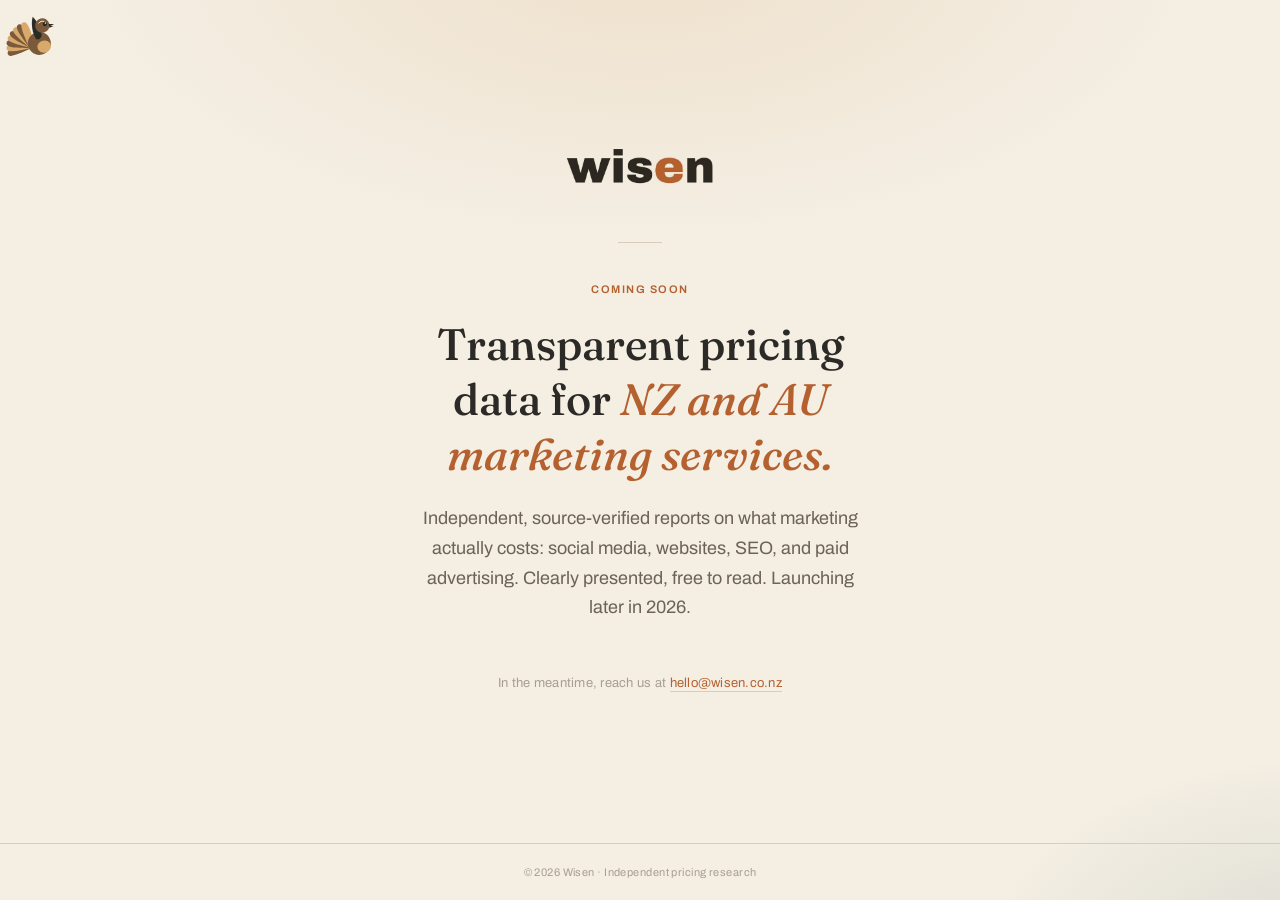
<file: index.html>
<!DOCTYPE html>
<html lang="en-NZ">
<head>
<meta charset="utf-8">
<meta name="viewport" content="width=device-width, initial-scale=1">
<title>Coming soon &middot; Wisen</title>
<meta name="description" content="Independent, source-verified pricing research for NZ and AU marketing services. Launching later in 2026.">
<link rel="preconnect" href="https://fonts.googleapis.com">
<link rel="preconnect" href="https://fonts.gstatic.com" crossorigin>
<link href="https://fonts.googleapis.com/css2?family=Fraunces:ital,opsz,wght@0,9..144,400;0,9..144,500;0,9..144,600;1,9..144,500&family=Archivo:wght@400;500;600;700&family=Archivo+Black&display=swap" rel="stylesheet">
<style>
  :root {
    /* Palette B */
    --paper:#F4EEE3; --sand:#E8DCC8; --ink:#2B2A26; --clay:#B5602F; --earth:#7A5A3A;
    --bush:#5C6B3A; --tussock:#8B9A5B; --deep:#3E6B6B; --shallow:#6E9B98; --mist:#A9C4C2; --dusk:#D8A96B;
    --ink-soft:#6B6358; --ink-faint:#A89F93; --rule:#D9CDB8;
    --accent-clay:var(--clay); --accent-deep:var(--deep);
    /* Type */
    --font-body:'Archivo', system-ui, Arial, sans-serif;
    --font-editorial:'Fraunces', Georgia, serif;
    --font-display:'Archivo Black', 'Archivo', Arial, sans-serif;
    --text-label:11px; --text-body-sm:13px; --text-body-lg:18px; --text-caption:11px;
    --leading-body:1.65; --weight-medium:500; --weight-semibold:600; --tracking-label:0.14em;
  }

  * { box-sizing: border-box; }
  body { margin: 0; }
  a { color: var(--accent-clay); }
  a:hover { color: var(--ink); }

  .page {
    min-height: 100vh;
    display: flex;
    flex-direction: column;
    background: var(--paper);
    color: var(--ink);
    font-family: var(--font-body);
    position: relative;
    overflow: hidden;
  }

  /* soft corner washes, flat brand tints */
  .washes {
    position: absolute; inset: 0; pointer-events: none; z-index: 0;
    background:
      radial-gradient(ellipse 70% 52% at 50% -6%, rgba(216,169,107,0.20) 0%, transparent 62%),
      radial-gradient(ellipse 46% 40% at 104% 108%, rgba(62,107,107,0.14) 0%, transparent 60%);
  }

  main {
    position: relative; z-index: 1; flex: 1;
    display: flex; flex-direction: column; align-items: center; justify-content: center;
    padding: 60px 24px; text-align: center;
  }

  .wordmark {
    display: block;
    height: clamp(38px, 5.4vw, 54px);
    width: auto;
    margin: 0 auto 48px;
    opacity: 0; animation: ws-fade-up 0.7s ease forwards 0.1s;
  }

  .hairline {
    width: 44px; height: 1px; background: var(--rule);
    margin: 0 auto 40px;
    opacity: 0; animation: ws-fade-up 0.7s ease forwards 0.3s;
  }

  .eyebrow {
    font-family: var(--font-body);
    font-size: var(--text-label);
    font-weight: var(--weight-semibold);
    letter-spacing: var(--tracking-label);
    text-transform: uppercase;
    color: var(--accent-clay);
    margin-bottom: 22px;
    opacity: 0; animation: ws-fade-up 0.7s ease forwards 0.45s;
  }

  h1 {
    font-family: var(--font-editorial);
    font-weight: var(--weight-medium);
    font-size: clamp(28px, 4.4vw, 44px);
    line-height: 1.25;
    color: var(--ink);
    max-width: 16ch;
    margin: 0 auto 22px;
    text-wrap: balance;
    opacity: 0; animation: ws-fade-up 0.7s ease forwards 0.6s;
  }
  h1 em { font-style: italic; color: var(--accent-clay); }

  .lede {
    font-size: var(--text-body-lg);
    line-height: var(--leading-body);
    color: var(--ink-soft);
    max-width: 46ch;
    margin: 0 auto 40px;
    opacity: 0; animation: ws-fade-up 0.7s ease forwards 0.75s;
  }

  .contact {
    font-size: var(--text-body-sm);
    color: var(--ink-faint);
    letter-spacing: 0.02em;
    opacity: 0; animation: ws-fade-up 0.7s ease forwards 0.9s;
  }
  .contact a {
    border-bottom: 1px solid var(--rule);
    padding-bottom: 1px;
    text-decoration: none;
  }

  footer {
    position: relative; z-index: 1; text-align: center;
    padding: 22px;
    font-size: var(--text-caption);
    color: var(--ink-faint);
    letter-spacing: 0.04em;
    border-top: 1px solid var(--rule);
  }

  @keyframes ws-fade-up {
    from { opacity: 0; transform: translateY(14px); }
    to   { opacity: 1; transform: translateY(0); }
  }

  /* Frank flits in from the left, crosses erratically like a real fantail, then rests off-screen. */
  .frank {
    position: fixed; left: 0; top: 0;
    width: 72px; height: auto;
    z-index: 2; pointer-events: none;
    will-change: transform, opacity;
    animation: frank-flit 15s ease-in-out infinite 1.4s;
  }
  @keyframes frank-flit {
    0%   { transform: translate(-14vw, 52vh) rotate(-4deg); opacity: 0; }
    4%   { opacity: 1; }
    12%  { transform: translate(12vw, 30vh) rotate(4deg); }
    20%  { transform: translate(26vw, 47vh) rotate(-3deg); }
    28%  { transform: translate(42vw, 23vh) rotate(5deg); }
    34%  { transform: translate(56vw, 41vh) rotate(-2deg); }
    40%  { transform: translate(72vw, 17vh) rotate(3deg); }
    46%  { opacity: 1; }
    52%  { transform: translate(118vw, 30vh) rotate(-3deg); opacity: 0; }
    100% { transform: translate(118vw, 30vh) rotate(-3deg); opacity: 0; }
  }

  /* Respect reduced-motion: Frank stops flitting and perches quietly in the corner. */
  @media (prefers-reduced-motion: reduce) {
    .frank {
      animation: none;
      left: auto; top: auto; right: 5vw; bottom: 84px;
      opacity: 1;
    }
    .wordmark, .hairline, .eyebrow, h1, .lede, .contact { animation: none; opacity: 1; }
  }

  @media (max-width: 480px) {
    .frank { width: 60px; }
  }
</style>
</head>
<body>
<div class="page">

  <div class="washes"></div>

  <!-- Frank, pose 08 (flitting): airborne, full fan, wing up, eyes wide. Drawn from the character sheet, no external asset. -->
  <svg class="frank" viewBox="0 0 200 190" aria-hidden="true">
    <g transform="rotate(-14 100 100)">
      <!-- fanned tail: earth/dusk alternating, like the landscape motif's stepped bands -->
      <g>
        <path transform="rotate(-12 80 123)" d="M80,116 C60,108 32,104 18,108 C10,111 10,121 18,124 C36,130 62,128 80,130 Z" fill="var(--earth)"></path>
        <path transform="rotate(1 80 123)"   d="M80,116 C60,108 32,104 18,108 C10,111 10,121 18,124 C36,130 62,128 80,130 Z" fill="var(--dusk)"></path>
        <path transform="rotate(14 80 123)"  d="M80,116 C60,108 32,104 18,108 C10,111 10,121 18,124 C36,130 62,128 80,130 Z" fill="var(--earth)"></path>
        <path transform="rotate(27 80 123)"  d="M80,116 C60,108 32,104 18,108 C10,111 10,121 18,124 C36,130 62,128 80,130 Z" fill="var(--dusk)"></path>
        <path transform="rotate(40 80 123)"  d="M80,116 C60,108 32,104 18,108 C10,111 10,121 18,124 C36,130 62,128 80,130 Z" fill="var(--earth)"></path>
        <path transform="rotate(53 80 123)"  d="M80,116 C60,108 32,104 18,108 C10,111 10,121 18,124 C36,130 62,128 80,130 Z" fill="var(--dusk)"></path>
        <path transform="rotate(66 80 123)"  d="M80,116 C60,108 32,104 18,108 C10,111 10,121 18,124 C36,130 62,128 80,130 Z" fill="var(--earth)"></path>
        <path transform="rotate(79 80 123)"  d="M80,116 C60,108 32,104 18,108 C10,111 10,121 18,124 C36,130 62,128 80,130 Z" fill="var(--dusk)"></path>
      </g>
      <!-- body -->
      <ellipse cx="104" cy="122" rx="32" ry="32" fill="var(--earth)"></ellipse>
      <ellipse cx="115" cy="134" rx="19" ry="17" fill="var(--dusk)"></ellipse>
      <!-- wing, raised mid-beat -->
      <path d="M98,108 C92,90 94,64 104,46 C114,62 118,86 116,100 C114,110 105,114 98,108 Z" fill="var(--ink)"></path>
      <!-- head -->
      <circle cx="124" cy="76" r="20" fill="var(--earth)"></circle>
      <path d="M116,67 C120,63 127,63 131,66" stroke="var(--paper)" stroke-width="2.5" stroke-linecap="round" fill="none"></path>
      <!-- beak -->
      <path d="M142,76 L157,80 L142,83 Z" fill="var(--ink)"></path>
      <path d="M142,81 L154,85 L142,87 Z" fill="var(--ink)"></path>
      <!-- eye, wide -->
      <circle cx="132" cy="74" r="6" fill="var(--ink)"></circle>
      <circle cx="134.2" cy="71.6" r="2" fill="var(--paper)"></circle>
    </g>
  </svg>

  <main>
    <img class="wordmark" src="[data-uri]" alt="Wisen" width="1011" height="332">

    <div class="hairline"></div>

    <div class="eyebrow">Coming soon</div>

    <h1>Transparent pricing data for <em>NZ and AU marketing services.</em></h1>

    <p class="lede">Independent, source-verified reports on what marketing actually costs: social media, websites, SEO, and paid advertising. Clearly presented, free to read. Launching later in 2026.</p>

    <p class="contact">In the meantime, reach us at <a href="mailto:hello@wisen.co.nz">hello@wisen.co.nz</a></p>
  </main>

  <footer>&copy; 2026 Wisen &middot; Independent pricing research</footer>

</div>
</body>
</html>
</file>
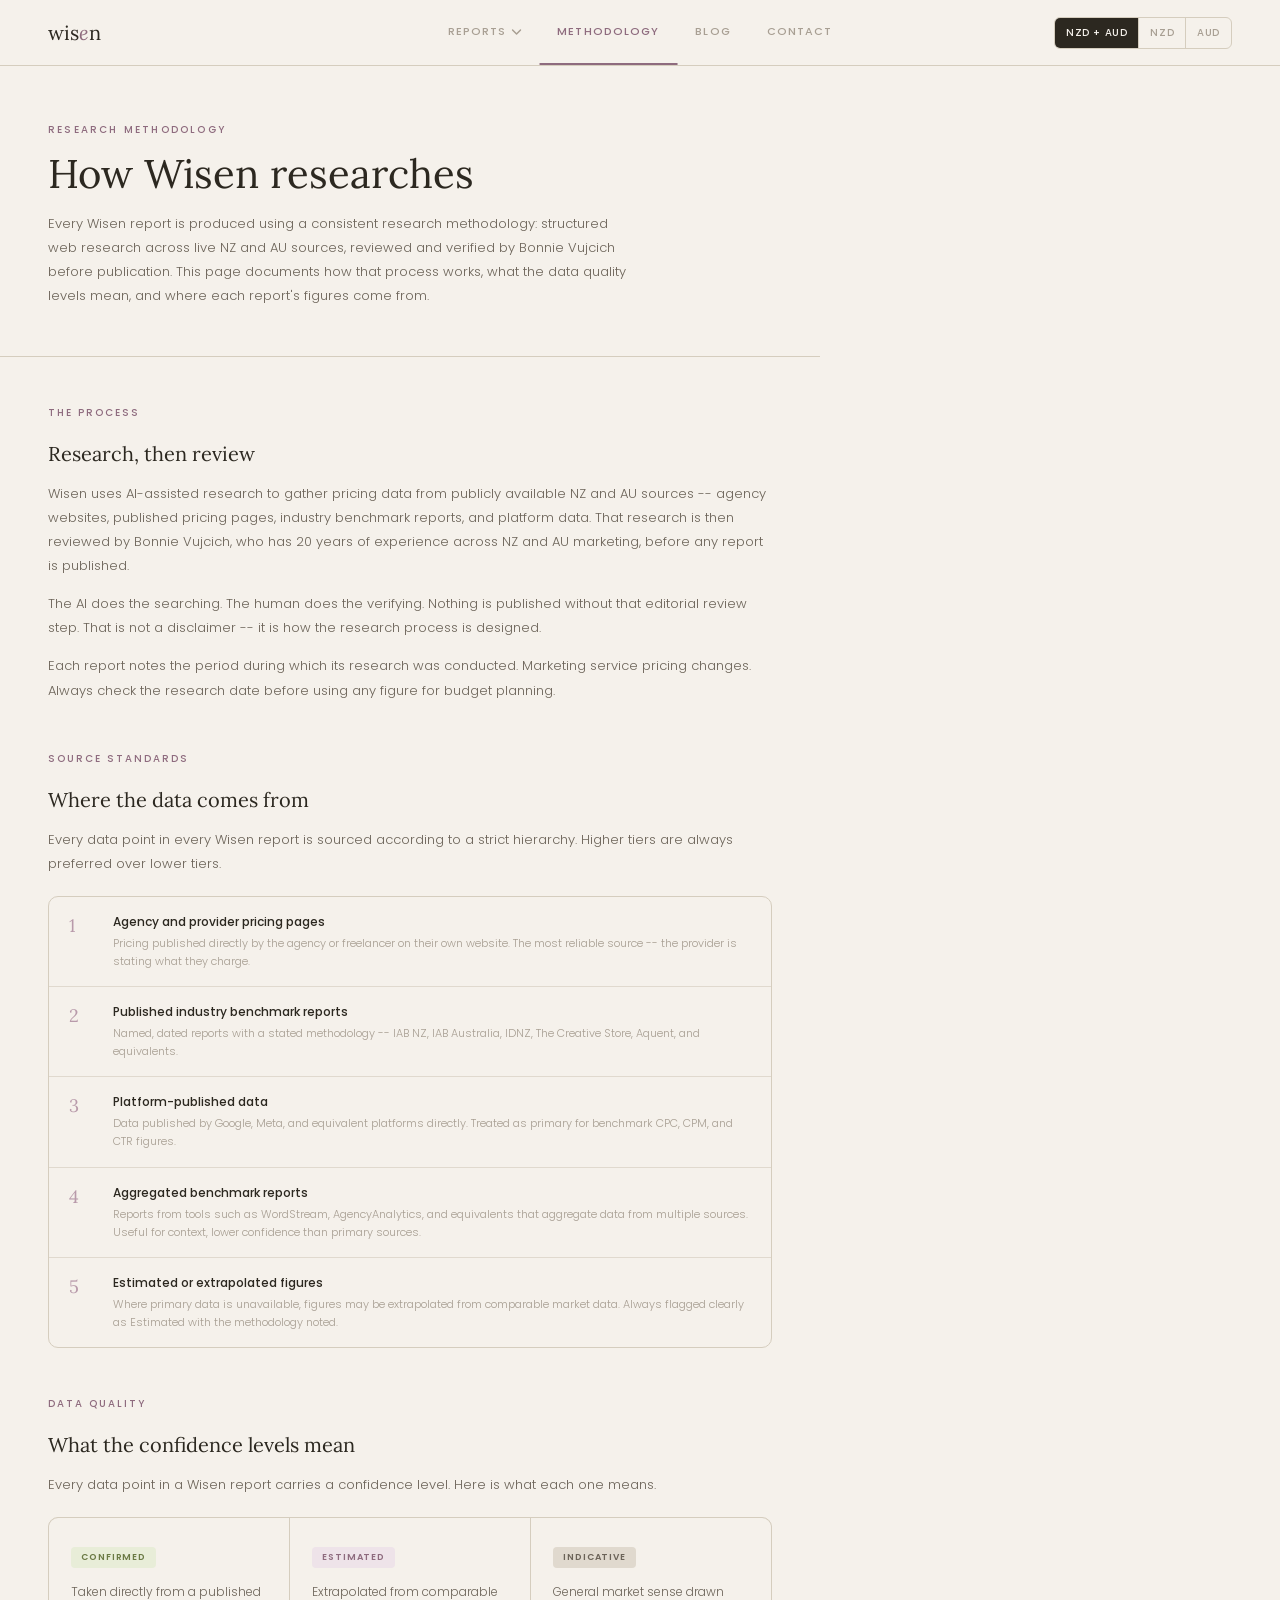
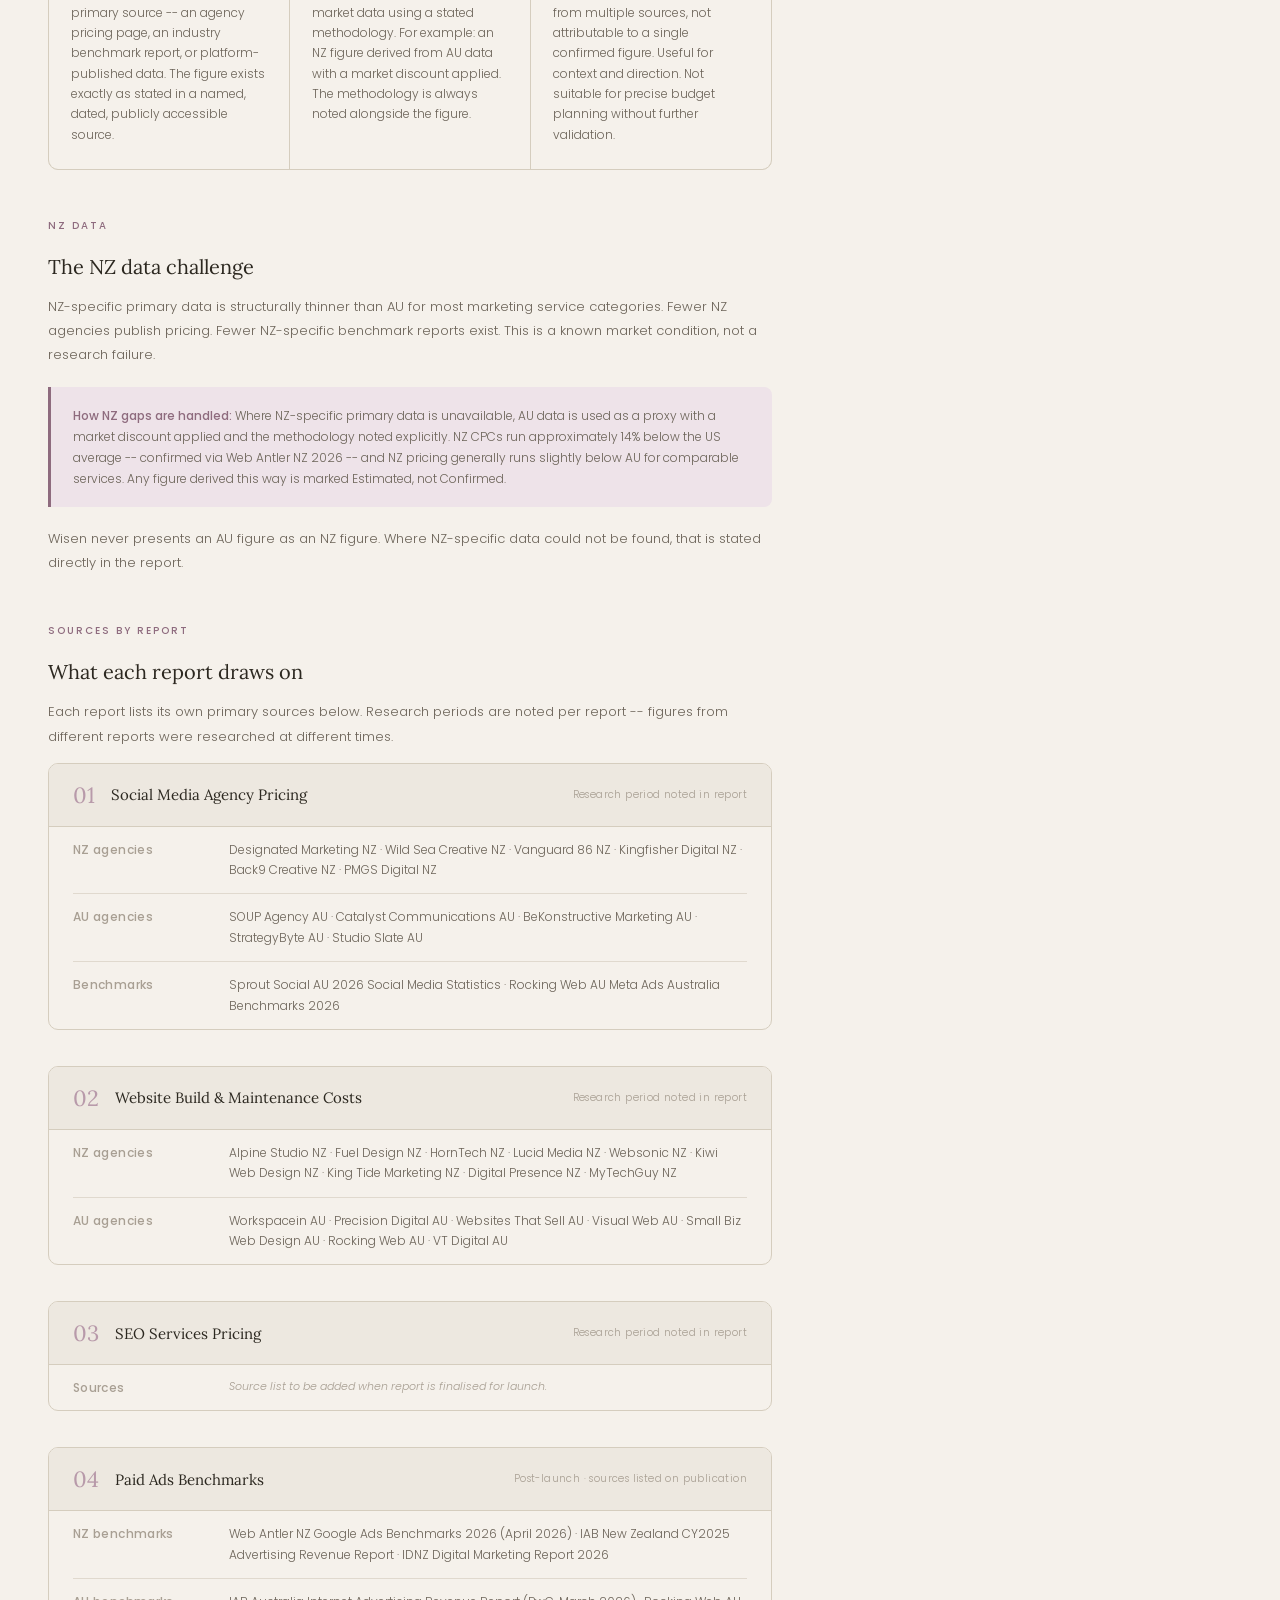
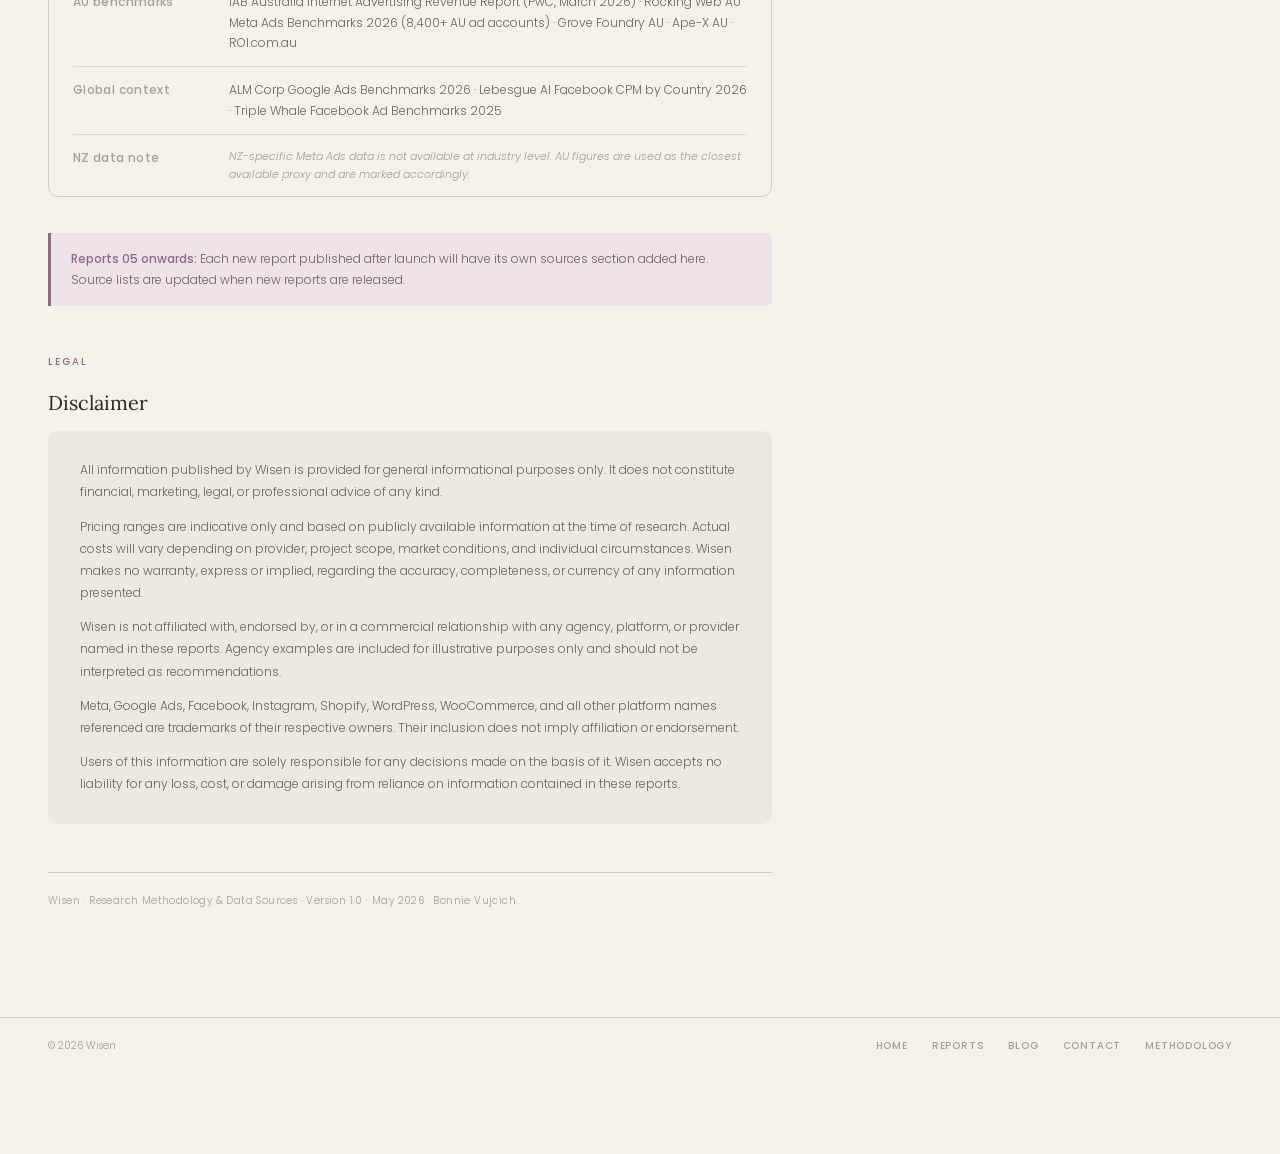
<file: pages/disclaimer.html>
<!DOCTYPE html>
<html lang="en">
<head>
  <meta charset="UTF-8">
  <meta name="viewport" content="width=device-width, initial-scale=1.0">
  <title>Wisen — Research Methodology &amp; Data Sources</title>
  <link rel="stylesheet" href="../css/style.css">
  <style>
    .section-label::after { display: none; }

    .method-hero {
      padding: 56px 48px 48px;
      border-bottom: 1px solid var(--rule);
      max-width: 820px;
    }
    .method-hero p {
      font-size: 13px;
      color: var(--ink-light);
      font-weight: 300;
      line-height: 1.85;
      max-width: 580px;
      margin-top: 16px;
    }

    .method-body {
      padding: 48px 48px 0;
      max-width: 820px;
    }

    .method-section {
      margin-bottom: 48px;
    }
    .method-section h3 {
      font-family: 'Lora', serif;
      font-weight: 400;
      font-size: 20px;
      margin-bottom: 16px;
      color: var(--ink);
      line-height: 1.25;
    }
    .method-section p {
      font-size: 13px;
      color: var(--ink-light);
      font-weight: 300;
      line-height: 1.85;
      margin-bottom: 14px;
    }
    .method-section p:last-child {
      margin-bottom: 0;
    }

    .hierarchy-list {
      margin: 20px 0;
      border: 1px solid var(--rule);
      border-radius: 10px;
      overflow: hidden;
    }
    .hierarchy-item {
      display: grid;
      grid-template-columns: 28px 1fr;
      gap: 16px;
      padding: 16px 20px;
      border-bottom: 1px solid var(--linen-dark);
      align-items: start;
      transition: background 0.14s;
    }
    .hierarchy-item:last-child { border-bottom: none; }
    .hierarchy-item:hover { background: var(--linen); }
    .hierarchy-num {
      font-family: 'Lora', serif;
      font-size: 18px;
      font-weight: 400;
      color: var(--mauve-l);
      line-height: 1.4;
    }
    .hierarchy-title {
      font-size: 12px;
      font-weight: 500;
      color: var(--ink);
      margin-bottom: 3px;
    }
    .hierarchy-desc {
      font-size: 11px;
      color: var(--ink-faint);
      font-weight: 300;
      line-height: 1.65;
    }

    .confidence-grid {
      display: grid;
      grid-template-columns: repeat(3, 1fr);
      gap: 1px;
      background: var(--rule);
      border: 1px solid var(--rule);
      border-radius: 10px;
      overflow: hidden;
      margin: 20px 0;
    }
    .confidence-card {
      background: var(--parchment);
      padding: 24px 22px;
      transition: background 0.14s;
    }
    .confidence-card:hover { background: var(--linen); }
    .confidence-badge {
      display: inline-block;
      font-size: 9px;
      font-weight: 600;
      letter-spacing: 0.1em;
      text-transform: uppercase;
      padding: 4px 10px;
      border-radius: 4px;
      margin-bottom: 14px;
    }
    .badge-confirmed { background: var(--olive-pale); color: var(--olive); }
    .badge-estimated { background: var(--mauve-pale); color: var(--mauve); }
    .badge-indicative { background: var(--linen-dark); color: var(--ink-light); }
    .confidence-def {
      font-size: 12px;
      color: var(--ink-light);
      font-weight: 300;
      line-height: 1.7;
    }

    .report-source-block {
      margin-bottom: 36px;
      border: 1px solid var(--rule);
      border-radius: 10px;
      overflow: hidden;
    }
    .report-source-header {
      display: grid;
      grid-template-columns: auto 1fr auto;
      gap: 16px;
      padding: 20px 24px;
      background: var(--linen);
      border-bottom: 1px solid var(--rule);
      align-items: center;
    }
    .report-source-num {
      font-family: 'Lora', serif;
      font-size: 22px;
      font-weight: 400;
      color: var(--mauve-l);
      line-height: 1;
    }
    .report-source-title {
      font-family: 'Lora', serif;
      font-size: 15px;
      font-weight: 400;
      color: var(--ink);
    }
    .report-source-period {
      font-size: 10px;
      color: var(--ink-faint);
      font-weight: 300;
      letter-spacing: 0.04em;
      text-align: right;
      white-space: nowrap;
    }
    .report-source-rows {
      padding: 0 24px;
    }
    .report-source-row {
      display: grid;
      grid-template-columns: 140px 1fr;
      gap: 16px;
      padding: 13px 0;
      border-bottom: 1px solid var(--linen-dark);
      font-size: 12px;
    }
    .report-source-row:last-child { border-bottom: none; }
    .report-source-cat {
      color: var(--ink-faint);
      font-weight: 500;
      letter-spacing: 0.03em;
      padding-top: 1px;
    }
    .report-source-detail {
      color: var(--ink-light);
      font-weight: 300;
      line-height: 1.7;
    }
    .report-source-detail a {
      color: var(--mauve);
      text-decoration: none;
    }
    .report-source-detail a:hover { text-decoration: underline; }
    .report-source-gap {
      font-size: 11px;
      color: var(--ink-faint);
      font-weight: 300;
      font-style: italic;
      line-height: 1.6;
    }

    .nz-gap-note {
      background: var(--mauve-pale);
      border-left: 3px solid var(--mauve);
      border-radius: 0 8px 8px 0;
      padding: 18px 22px;
      margin: 20px 0;
      font-size: 12px;
      color: var(--ink-light);
      font-weight: 300;
      line-height: 1.75;
    }
    .nz-gap-note strong { color: var(--mauve); font-weight: 500; }

    .legal-block {
      background: var(--linen);
      border-radius: 10px;
      padding: 28px 32px;
      margin-bottom: 48px;
    }
    .legal-block p {
      font-size: 12px;
      color: var(--ink-light);
      font-weight: 300;
      line-height: 1.85;
      margin-bottom: 12px;
    }
    .legal-block p:last-child { margin-bottom: 0; }

    .version-line {
      font-size: 10px;
      color: var(--ink-faint);
      font-weight: 300;
      letter-spacing: 0.04em;
      padding-bottom: 48px;
      border-top: 1px solid var(--rule);
      padding-top: 20px;
    }

    @media (max-width: 900px) {
      .method-hero, .method-body { padding-left: 20px; padding-right: 20px; }
      .confidence-grid { grid-template-columns: 1fr; }
      .report-source-header { grid-template-columns: auto 1fr; }
      .report-source-period { display: none; }
      .report-source-row { grid-template-columns: 1fr; gap: 4px; }
      .report-source-cat { font-size: 10px; color: var(--mauve-l); }
    }
  </style>
</head>
<body>

  <header class="site-header">
    <a class="wordmark" href="../index.html">wis<em>e</em>n</a>

    <div class="site-nav-centre">
      <div class="site-nav-dropdown">
        <button class="site-nav-dropdown-trigger">
          Reports
          <svg width="10" height="6" viewBox="0 0 10 6" fill="none">
            <path d="M1 1l4 4 4-4" stroke="currentColor" stroke-width="1.5" stroke-linecap="round" stroke-linejoin="round"/>
          </svg>
        </button>
        <div class="site-nav-dropdown-menu">
          <a class="site-nav-dropdown-item" href="social-media.html">
            <span class="site-nav-dropdown-num">01</span>
            <span class="site-nav-dropdown-label">Social Media Pricing</span>
          </a>
          <a class="site-nav-dropdown-item" href="website-costs.html">
            <span class="site-nav-dropdown-num">02</span>
            <span class="site-nav-dropdown-label">Website Build &amp; Maintenance</span>
          </a>
          <a class="site-nav-dropdown-item" href="seo-services.html">
            <span class="site-nav-dropdown-num">03</span>
            <span class="site-nav-dropdown-label">SEO Services Pricing</span>
          </a>
          <a class="site-nav-dropdown-item" href="paid-ads.html">
            <span class="site-nav-dropdown-num">04</span>
            <span class="site-nav-dropdown-label">Paid Ads Benchmarks</span>
          </a>
          <div class="site-nav-dropdown-divider"></div>
          <a class="site-nav-dropdown-item" href="methodology.html">
            <span class="site-nav-dropdown-num">&#x2197;</span>
            <span class="site-nav-dropdown-label">Data Sources &amp; Methodology</span>
          </a>
        </div>
      </div>
      <a class="site-nav-link active" href="methodology.html">Methodology</a>
      <a class="site-nav-link" href="blog.html">Blog</a>
      <a class="site-nav-link" href="contact.html">Contact</a>
    </div>

    <div class="header-right">
      <div class="currency-pills">
        <button class="currency-pill active" onclick="setCurrency('both',this)">NZD + AUD</button>
        <button class="currency-pill" onclick="setCurrency('nzd',this)">NZD</button>
        <button class="currency-pill" onclick="setCurrency('aud',this)">AUD</button>
      </div>
    </div>
  </header>

  <!-- HERO -->
  <div class="method-hero">
    <div class="hero-eyebrow">Research methodology</div>
    <h2 style="font-family:'Lora',serif;font-weight:400;font-size:clamp(28px,3.5vw,40px);line-height:1.1;margin:0">How Wisen researches</h2>
    <p>
      Every Wisen report is produced using a consistent research methodology: structured web research across live NZ and AU sources, reviewed and verified by Bonnie Vujcich before publication. This page documents how that process works, what the data quality levels mean, and where each report's figures come from.
    </p>
  </div>

  <div class="method-body">

    <!-- HOW IT WORKS -->
    <div class="method-section">
      <div class="section-label" style="margin-bottom:20px">The process</div>
      <h3>Research, then review</h3>
      <p>
        Wisen uses AI-assisted research to gather pricing data from publicly available NZ and AU sources -- agency websites, published pricing pages, industry benchmark reports, and platform data. That research is then reviewed by Bonnie Vujcich, who has 20 years of experience across NZ and AU marketing, before any report is published.
      </p>
      <p>
        The AI does the searching. The human does the verifying. Nothing is published without that editorial review step. That is not a disclaimer -- it is how the research process is designed.
      </p>
      <p>
        Each report notes the period during which its research was conducted. Marketing service pricing changes. Always check the research date before using any figure for budget planning.
      </p>
    </div>

    <!-- SOURCE HIERARCHY -->
    <div class="method-section">
      <div class="section-label" style="margin-bottom:20px">Source standards</div>
      <h3>Where the data comes from</h3>
      <p>Every data point in every Wisen report is sourced according to a strict hierarchy. Higher tiers are always preferred over lower tiers.</p>

      <div class="hierarchy-list">
        <div class="hierarchy-item">
          <div class="hierarchy-num">1</div>
          <div class="hierarchy-content">
            <div class="hierarchy-title">Agency and provider pricing pages</div>
            <div class="hierarchy-desc">Pricing published directly by the agency or freelancer on their own website. The most reliable source -- the provider is stating what they charge.</div>
          </div>
        </div>
        <div class="hierarchy-item">
          <div class="hierarchy-num">2</div>
          <div class="hierarchy-content">
            <div class="hierarchy-title">Published industry benchmark reports</div>
            <div class="hierarchy-desc">Named, dated reports with a stated methodology -- IAB NZ, IAB Australia, IDNZ, The Creative Store, Aquent, and equivalents.</div>
          </div>
        </div>
        <div class="hierarchy-item">
          <div class="hierarchy-num">3</div>
          <div class="hierarchy-content">
            <div class="hierarchy-title">Platform-published data</div>
            <div class="hierarchy-desc">Data published by Google, Meta, and equivalent platforms directly. Treated as primary for benchmark CPC, CPM, and CTR figures.</div>
          </div>
        </div>
        <div class="hierarchy-item">
          <div class="hierarchy-num">4</div>
          <div class="hierarchy-content">
            <div class="hierarchy-title">Aggregated benchmark reports</div>
            <div class="hierarchy-desc">Reports from tools such as WordStream, AgencyAnalytics, and equivalents that aggregate data from multiple sources. Useful for context, lower confidence than primary sources.</div>
          </div>
        </div>
        <div class="hierarchy-item">
          <div class="hierarchy-num">5</div>
          <div class="hierarchy-content">
            <div class="hierarchy-title">Estimated or extrapolated figures</div>
            <div class="hierarchy-desc">Where primary data is unavailable, figures may be extrapolated from comparable market data. Always flagged clearly as Estimated with the methodology noted.</div>
          </div>
        </div>
      </div>
    </div>

    <!-- CONFIDENCE LEVELS -->
    <div class="method-section">
      <div class="section-label" style="margin-bottom:20px">Data quality</div>
      <h3>What the confidence levels mean</h3>
      <p>Every data point in a Wisen report carries a confidence level. Here is what each one means.</p>

      <div class="confidence-grid">
        <div class="confidence-card">
          <div class="confidence-badge badge-confirmed">Confirmed</div>
          <div class="confidence-def">Taken directly from a published primary source -- an agency pricing page, an industry benchmark report, or platform-published data. The figure exists exactly as stated in a named, dated, publicly accessible source.</div>
        </div>
        <div class="confidence-card">
          <div class="confidence-badge badge-estimated">Estimated</div>
          <div class="confidence-def">Extrapolated from comparable market data using a stated methodology. For example: an NZ figure derived from AU data with a market discount applied. The methodology is always noted alongside the figure.</div>
        </div>
        <div class="confidence-card">
          <div class="confidence-badge badge-indicative">Indicative</div>
          <div class="confidence-def">General market sense drawn from multiple sources, not attributable to a single confirmed figure. Useful for context and direction. Not suitable for precise budget planning without further validation.</div>
        </div>
      </div>
    </div>

    <!-- NZ DATA GAP -->
    <div class="method-section">
      <div class="section-label" style="margin-bottom:20px">NZ data</div>
      <h3>The NZ data challenge</h3>
      <p>
        NZ-specific primary data is structurally thinner than AU for most marketing service categories. Fewer NZ agencies publish pricing. Fewer NZ-specific benchmark reports exist. This is a known market condition, not a research failure.
      </p>

      <div class="nz-gap-note">
        <strong>How NZ gaps are handled:</strong> Where NZ-specific primary data is unavailable, AU data is used as a proxy with a market discount applied and the methodology noted explicitly. NZ CPCs run approximately 14% below the US average -- confirmed via Web Antler NZ 2026 -- and NZ pricing generally runs slightly below AU for comparable services. Any figure derived this way is marked Estimated, not Confirmed.
      </div>

      <p>
        Wisen never presents an AU figure as an NZ figure. Where NZ-specific data could not be found, that is stated directly in the report.
      </p>
    </div>

    <!-- SOURCES BY REPORT -->
    <div class="method-section">
      <div class="section-label" style="margin-bottom:20px">Sources by report</div>
      <h3>What each report draws on</h3>
      <p>Each report lists its own primary sources below. Research periods are noted per report -- figures from different reports were researched at different times.</p>

      <!-- REPORT 01 -->
      <div class="report-source-block">
        <div class="report-source-header">
          <div class="report-source-num">01</div>
          <div class="report-source-title">Social Media Agency Pricing</div>
          <div class="report-source-period">Research period noted in report</div>
        </div>
        <div class="report-source-rows">
          <div class="report-source-row">
            <div class="report-source-cat">NZ agencies</div>
            <div class="report-source-detail">Designated Marketing NZ · Wild Sea Creative NZ · Vanguard 86 NZ · Kingfisher Digital NZ · Back9 Creative NZ · PMGS Digital NZ</div>
          </div>
          <div class="report-source-row">
            <div class="report-source-cat">AU agencies</div>
            <div class="report-source-detail">SOUP Agency AU · Catalyst Communications AU · BeKonstructive Marketing AU · StrategyByte AU · Studio Slate AU</div>
          </div>
          <div class="report-source-row">
            <div class="report-source-cat">Benchmarks</div>
            <div class="report-source-detail">Sprout Social AU 2026 Social Media Statistics · Rocking Web AU Meta Ads Australia Benchmarks 2026</div>
          </div>
        </div>
      </div>

      <!-- REPORT 02 -->
      <div class="report-source-block">
        <div class="report-source-header">
          <div class="report-source-num">02</div>
          <div class="report-source-title">Website Build &amp; Maintenance Costs</div>
          <div class="report-source-period">Research period noted in report</div>
        </div>
        <div class="report-source-rows">
          <div class="report-source-row">
            <div class="report-source-cat">NZ agencies</div>
            <div class="report-source-detail">Alpine Studio NZ · Fuel Design NZ · HornTech NZ · Lucid Media NZ · Websonic NZ · Kiwi Web Design NZ · King Tide Marketing NZ · Digital Presence NZ · MyTechGuy NZ</div>
          </div>
          <div class="report-source-row">
            <div class="report-source-cat">AU agencies</div>
            <div class="report-source-detail">Workspacein AU · Precision Digital AU · Websites That Sell AU · Visual Web AU · Small Biz Web Design AU · Rocking Web AU · VT Digital AU</div>
          </div>
        </div>
      </div>

      <!-- REPORT 03 — SEO SERVICES -->
      <div class="report-source-block">
        <div class="report-source-header">
          <div class="report-source-num">03</div>
          <div class="report-source-title">SEO Services Pricing</div>
          <div class="report-source-period">Research period noted in report</div>
        </div>
        <div class="report-source-rows">
          <div class="report-source-row">
            <div class="report-source-cat">Sources</div>
            <div class="report-source-detail report-source-gap">Source list to be added when report is finalised for launch.</div>
          </div>
        </div>
      </div>

      <!-- REPORT 04 — PAID ADS (post-launch) -->
      <div class="report-source-block">
        <div class="report-source-header">
          <div class="report-source-num">04</div>
          <div class="report-source-title">Paid Ads Benchmarks</div>
          <div class="report-source-period">Post-launch · sources listed on publication</div>
        </div>
        <div class="report-source-rows">
          <div class="report-source-row">
            <div class="report-source-cat">NZ benchmarks</div>
            <div class="report-source-detail">Web Antler NZ Google Ads Benchmarks 2026 (April 2026) · IAB New Zealand CY2025 Advertising Revenue Report · IDNZ Digital Marketing Report 2026</div>
          </div>
          <div class="report-source-row">
            <div class="report-source-cat">AU benchmarks</div>
            <div class="report-source-detail">IAB Australia Internet Advertising Revenue Report (PwC, March 2026) · Rocking Web AU Meta Ads Benchmarks 2026 (8,400+ AU ad accounts) · Grove Foundry AU · Ape-X AU · ROI.com.au</div>
          </div>
          <div class="report-source-row">
            <div class="report-source-cat">Global context</div>
            <div class="report-source-detail">ALM Corp Google Ads Benchmarks 2026 · Lebesgue AI Facebook CPM by Country 2026 · Triple Whale Facebook Ad Benchmarks 2025</div>
          </div>
          <div class="report-source-row">
            <div class="report-source-cat">NZ data note</div>
            <div class="report-source-detail report-source-gap">NZ-specific Meta Ads data is not available at industry level. AU figures are used as the closest available proxy and are marked accordingly.</div>
          </div>
        </div>
      </div>

      <div class="note m" style="margin-top:8px">
        <strong>Reports 05 onwards:</strong> Each new report published after launch will have its own sources section added here. Source lists are updated when new reports are released.
      </div>
    </div>

    <!-- LEGAL -->
    <div class="method-section">
      <div class="section-label" style="margin-bottom:20px">Legal</div>
      <h3>Disclaimer</h3>

      <div class="legal-block">
        <p>All information published by Wisen is provided for general informational purposes only. It does not constitute financial, marketing, legal, or professional advice of any kind.</p>
        <p>Pricing ranges are indicative only and based on publicly available information at the time of research. Actual costs will vary depending on provider, project scope, market conditions, and individual circumstances. Wisen makes no warranty, express or implied, regarding the accuracy, completeness, or currency of any information presented.</p>
        <p>Wisen is not affiliated with, endorsed by, or in a commercial relationship with any agency, platform, or provider named in these reports. Agency examples are included for illustrative purposes only and should not be interpreted as recommendations.</p>
        <p>Meta, Google Ads, Facebook, Instagram, Shopify, WordPress, WooCommerce, and all other platform names referenced are trademarks of their respective owners. Their inclusion does not imply affiliation or endorsement.</p>
        <p>Users of this information are solely responsible for any decisions made on the basis of it. Wisen accepts no liability for any loss, cost, or damage arising from reliance on information contained in these reports.</p>
      </div>
    </div>

    <div class="version-line">
      Wisen · Research Methodology &amp; Data Sources · Version 1.0 · May 2026 · Bonnie Vujcich
    </div>

  </div>

  <footer class="site-footer">
    <div class="footer-copy">&copy; 2026 Wisen</div>
    <nav class="footer-nav">
      <a class="footer-nav-link" href="../index.html">Home</a>
      <a class="footer-nav-link" href="../index.html#reports">Reports</a>
      <a class="footer-nav-link" href="blog.html">Blog</a>
      <a class="footer-nav-link" href="contact.html">Contact</a>
      <a class="footer-nav-link" href="methodology.html">Methodology</a>
    </nav>
  </footer>

  <script>
    function setCurrency(val, btn) {
      document.querySelectorAll('.currency-pill').forEach(p => p.classList.remove('active'));
      btn.classList.add('active');
      document.body.classList.remove('show-nzd', 'show-aud');
      if (val === 'nzd') document.body.classList.add('show-nzd');
      if (val === 'aud') document.body.classList.add('show-aud');
    }
  </script>

</body>
</html>
</file>
<file: css/style.css>
/* ============================================================
   WISEN — Global Stylesheet
   style.css · v1.0 · May 2026
   ============================================================ */

@import url('https://fonts.googleapis.com/css2?family=Lora:ital,wght@0,400;0,600;1,400&family=Poppins:wght@300;400;500;600&display=swap');

*, *::before, *::after { box-sizing: border-box; margin: 0; padding: 0; }

/* ── TOKENS ── */
:root {
  --parchment: #F5F1EB;
  --linen:     #EDE8E0;
  --linen-dark:#E0D9CE;
  --ink:       #2C2820;
  --ink-light: #6B6358;
  --ink-faint: #A89F93;
  --mauve:     #8E6B7E;
  --mauve-l:   #B89AAA;
  --mauve-pale:#EEE3E9;
  --olive:     #6B7A45;
  --olive-l:   #8A9A5B;
  --olive-pale:#E8EDD8;
  --rule:      #D5CDBE;
}

body {
  background: var(--parchment);
  font-family: 'Poppins', sans-serif;
  color: var(--ink);
  padding-bottom: 80px;
}

/* ── GLOBAL HEADER ── */
.site-header {
  border-bottom: 1px solid var(--rule);
  padding: 0 48px;
  background: var(--parchment);
  position: sticky;
  top: 0;
  z-index: 20;
  display: flex;
  align-items: stretch;
  justify-content: space-between;
}
.wordmark {
  font-family: 'Lora', serif;
  font-weight: 400;
  font-size: 20px;
  display: flex;
  align-items: center;
  padding: 20px 0;
  text-decoration: none;
  color: var(--ink);
  background: none;
  border: none;
  cursor: pointer;
  flex-shrink: 0;
}
.wordmark em { font-style: italic; color: var(--mauve); }

/* Centred nav group */
.site-nav-centre {
  display: flex;
  align-items: stretch;
  position: absolute;
  left: 50%;
  transform: translateX(-50%);
  height: 100%;
}

/* Flat nav links (Blog, Contact) */
.site-nav-link {
  display: flex;
  align-items: center;
  padding: 0 18px;
  font-size: 11px;
  font-weight: 500;
  letter-spacing: 0.1em;
  text-transform: uppercase;
  color: var(--ink-faint);
  border: none;
  background: transparent;
  cursor: pointer;
  border-bottom: 2px solid transparent;
  font-family: 'Poppins', sans-serif;
  transition: all 0.18s;
  white-space: nowrap;
  text-decoration: none;
}
.site-nav-link.active { color: var(--mauve); border-bottom-color: var(--mauve); }
.site-nav-link:hover:not(.active) { color: var(--ink); }

/* Reports dropdown */
.site-nav-dropdown { position: relative; display: flex; align-items: stretch; }
.site-nav-dropdown-trigger {
  display: flex;
  align-items: center;
  gap: 5px;
  padding: 0 18px;
  font-size: 11px;
  font-weight: 500;
  letter-spacing: 0.1em;
  text-transform: uppercase;
  color: var(--ink-faint);
  background: none;
  border: none;
  border-bottom: 2px solid transparent;
  cursor: pointer;
  font-family: 'Poppins', sans-serif;
  transition: all 0.18s;
}
.site-nav-dropdown-trigger svg { transition: transform 0.18s; }
.site-nav-dropdown:hover .site-nav-dropdown-trigger { color: var(--ink); }
.site-nav-dropdown:hover .site-nav-dropdown-trigger svg { transform: rotate(180deg); }
.site-nav-dropdown-menu {
  position: absolute;
  top: calc(100% + 1px);
  left: 50%;
  transform: translateX(-50%) translateY(6px);
  background: var(--parchment);
  border: 1px solid var(--rule);
  border-radius: 8px;
  min-width: 240px;
  padding: 8px 0;
  opacity: 0;
  pointer-events: none;
  transition: all 0.18s;
  box-shadow: 0 8px 24px rgba(44,40,32,0.08);
  z-index: 30;
}
.site-nav-dropdown:hover .site-nav-dropdown-menu {
  opacity: 1;
  pointer-events: all;
  transform: translateX(-50%) translateY(0);
}
.site-nav-dropdown-item { display: flex; flex-direction: column; padding: 12px 18px; text-decoration: none; transition: background 0.14s; }
.site-nav-dropdown-item:hover { background: var(--linen); }
.site-nav-dropdown-num { font-size: 9px; letter-spacing: 0.12em; text-transform: uppercase; color: var(--mauve-l); font-weight: 500; margin-bottom: 3px; }
.site-nav-dropdown-label { font-size: 12px; color: var(--ink); font-weight: 400; }
.site-nav-dropdown-divider { height: 1px; background: var(--rule); margin: 6px 0; }

/* Right side */
.header-right { display: flex; align-items: center; padding: 14px 0; }
.currency-pills { display: flex; border: 1px solid var(--rule); border-radius: 6px; overflow: hidden; }
.currency-pill {
  padding: 7px 11px;
  font-size: 10px;
  font-weight: 500;
  letter-spacing: 0.06em;
  cursor: pointer;
  border: none;
  background: transparent;
  color: var(--ink-faint);
  font-family: 'Poppins', sans-serif;
  transition: all 0.18s;
}
.currency-pill + .currency-pill { border-left: 1px solid var(--rule); }
.currency-pill.active { background: var(--ink); color: var(--parchment); }
.currency-pill:hover:not(.active) { background: var(--linen); color: var(--ink); }

/* ── SITE FOOTER ── */
.site-footer {
  margin-top: 60px;
  border-top: 1px solid var(--rule);
  padding: 20px 48px;
  display: flex;
  align-items: center;
  justify-content: space-between;
  gap: 24px;
}
.footer-copy { font-size: 10px; color: var(--ink-faint); font-weight: 300; }
.footer-nav { display: flex; gap: 24px; align-items: center; }
.footer-nav-link {
  font-size: 10px;
  font-weight: 500;
  letter-spacing: 0.08em;
  text-transform: uppercase;
  color: var(--ink-faint);
  text-decoration: none;
  transition: color 0.18s;
}
.footer-nav-link:hover { color: var(--ink); }

/* ── HERO ── */
.hero {
  padding: 56px 48px 40px;
  border-bottom: 1px solid var(--rule);
  display: grid;
  grid-template-columns: 1fr auto;
  gap: 32px;
  align-items: end;
}
.hero-eyebrow { font-size: 10px; letter-spacing: 0.22em; text-transform: uppercase; color: var(--mauve); font-weight: 500; margin-bottom: 14px; }
.hero-title { font-family: 'Lora', serif; font-weight: 400; font-size: clamp(32px, 4.5vw, 54px); line-height: 1.08; }
.hero-title strong { font-weight: 600; font-style: italic; color: var(--mauve); }
.hero-sub { margin-top: 16px; font-size: 13px; color: var(--ink-light); line-height: 1.7; max-width: 440px; font-weight: 300; }
.hero-meta { text-align: right; font-size: 12px; color: var(--ink-light); line-height: 1.8; font-weight: 300; }

/* ── TAB NAV ── */
.tab-nav { padding: 0 48px; border-bottom: 1px solid var(--rule); display: flex; }
.tab-btn {
  padding: 18px 0;
  margin-right: 32px;
  font-size: 11px;
  font-weight: 500;
  letter-spacing: 0.1em;
  text-transform: uppercase;
  color: var(--ink-faint);
  border: none;
  background: transparent;
  cursor: pointer;
  border-bottom: 2px solid transparent;
  margin-bottom: -1px;
  font-family: 'Poppins', sans-serif;
  transition: all 0.18s;
}
.tab-btn.active { color: var(--mauve); border-bottom-color: var(--mauve); }
.tab-btn:hover:not(.active) { color: var(--ink); }

/* ── CONTENT ── */
.content { padding: 48px 48px 0; max-width: 1100px; }
.panel { display: none; }
.panel.active { display: block; }
.section-label {
  font-size: 10px;
  letter-spacing: 0.2em;
  text-transform: uppercase;
  color: var(--mauve);
  font-weight: 500;
  margin-bottom: 24px;
  display: flex;
  align-items: center;
  gap: 12px;
}
.section-label::after { content: ''; flex: 1; height: 1px; background: var(--rule); }
.section-gap { margin-top: 44px; }

/* ── REPORT CARDS (home) ── */
.report-grid {
  display: grid;
  grid-template-columns: repeat(3, 1fr);
  gap: 1px;
  background: var(--rule);
  border: 1px solid var(--rule);
  border-radius: 10px;
  overflow: hidden;
  margin: 40px 48px 0;
}
.report-card { background: var(--parchment); padding: 36px 30px; cursor: pointer; transition: background 0.18s; text-decoration: none; display: block; }
.report-card:hover { background: var(--linen); }
.report-card-num { font-family: 'Lora', serif; font-size: 36px; font-weight: 400; color: var(--mauve-l); line-height: 1; margin-bottom: 20px; }
.report-card-title { font-family: 'Lora', serif; font-size: 20px; font-weight: 400; margin-bottom: 10px; line-height: 1.2; color: var(--ink); }
.report-card-sub { font-size: 12px; color: var(--ink-light); font-weight: 300; line-height: 1.7; margin-bottom: 20px; }
.report-card-cta { font-size: 10px; letter-spacing: 0.12em; text-transform: uppercase; color: var(--mauve); font-weight: 500; }

/* ── PACKAGE CARDS ── */
.pkg-grid {
  display: grid;
  grid-template-columns: repeat(auto-fit, minmax(200px, 1fr));
  gap: 1px;
  background: var(--rule);
  border: 1px solid var(--rule);
  border-radius: 10px;
  overflow: hidden;
  margin-bottom: 28px;
}
.pkg-card { background: var(--parchment); padding: 28px 24px; transition: background 0.18s; }
.pkg-card:hover { background: var(--linen); }
.pkg-accent { width: 28px; height: 3px; border-radius: 2px; margin-bottom: 16px; }
.pkg-tier { font-family: 'Lora', serif; font-size: 22px; font-weight: 400; margin-bottom: 4px; }
.pkg-sub { font-size: 10px; letter-spacing: 0.08em; text-transform: uppercase; color: var(--ink-faint); font-weight: 500; margin-bottom: 12px; }
.pkg-price-label { font-size: 9px; letter-spacing: 0.1em; text-transform: uppercase; margin-bottom: 3px; margin-top: 16px; font-weight: 500; }
.pkg-price { font-size: 17px; font-weight: 500; }
.pkg-price span { font-size: 13px; color: var(--ink-faint); font-weight: 300; }
.pkg-divider { height: 1px; background: var(--rule); margin: 18px 0; }
.pkg-inc { font-size: 11px; color: var(--ink-light); line-height: 1.9; font-weight: 300; }
.pkg-inc-item { display: flex; gap: 8px; }
.pkg-dot-m { color: var(--mauve); }
.pkg-dot-o { color: var(--olive); }

/* ── DATA TABLES ── */
.data-table { width: 100%; border-collapse: collapse; margin-bottom: 28px; }
.data-table th { font-size: 10px; letter-spacing: 0.12em; text-transform: uppercase; color: var(--ink-faint); font-weight: 500; padding: 0 0 14px; border-bottom: 1px solid var(--rule); text-align: left; }
.data-table th:not(:first-child) { text-align: right; }
.data-table td { padding: 14px 0; border-bottom: 1px solid var(--linen-dark); font-size: 12px; vertical-align: middle; }
.data-table td:not(:first-child) { text-align: right; }
.data-table tr:last-child td { border-bottom: none; }
.data-table tr:hover td { background: var(--linen); }
.bar-wrap { height: 3px; background: var(--linen-dark); border-radius: 2px; margin-top: 5px; max-width: 180px; }
.bar { height: 3px; border-radius: 2px; }
.val-m { color: var(--mauve); font-weight: 500; }
.val-o { color: var(--olive); font-weight: 500; }
.val-g { color: var(--ink-light); }

/* ── AGENCY TABLE ── */
.agency-table { width: 100%; border-collapse: collapse; }
.agency-table th { font-size: 10px; letter-spacing: 0.12em; text-transform: uppercase; color: var(--ink-faint); font-weight: 500; padding: 0 12px 14px 0; border-bottom: 1px solid var(--rule); text-align: left; }
.agency-table td { padding: 15px 12px 15px 0; border-bottom: 1px solid var(--linen-dark); font-size: 12px; vertical-align: middle; }
.agency-table tr:last-child td { border-bottom: none; }
.agency-table tr:hover td { background: var(--linen); }
.mkt-badge { display: inline-block; font-size: 10px; font-weight: 600; letter-spacing: 0.08em; padding: 3px 8px; border-radius: 4px; }
.mkt-nz { background: var(--mauve-pale); color: var(--mauve); }
.mkt-au { background: var(--olive-pale); color: var(--olive); }
.tier-pill { display: inline-block; font-size: 10px; font-weight: 500; letter-spacing: 0.06em; padding: 3px 10px; border-radius: 20px; border: 1px solid; }

/* ── METRIC CARDS ── */
.metric-row { display: grid; grid-template-columns: repeat(4, 1fr); gap: 12px; margin-bottom: 36px; }
.metric-card { background: var(--linen); border-radius: 8px; padding: 18px 16px; }
.metric-label { font-size: 9px; letter-spacing: 0.12em; text-transform: uppercase; color: var(--ink-faint); font-weight: 500; margin-bottom: 8px; }
.metric-value { font-size: 22px; font-weight: 500; line-height: 1; margin-bottom: 4px; }
.metric-sub { font-size: 10px; color: var(--ink-faint); font-weight: 300; }

/* ── MAINTENANCE GRID ── */
.maint-grid { display: grid; grid-template-columns: repeat(3, 1fr); gap: 1px; background: var(--rule); border: 1px solid var(--rule); border-radius: 10px; overflow: hidden; margin-bottom: 28px; }
.maint-card { background: var(--parchment); padding: 24px 22px; transition: background 0.18s; }
.maint-card:hover { background: var(--linen); }
.maint-tier { font-size: 10px; letter-spacing: 0.2em; text-transform: uppercase; color: var(--ink-faint); font-weight: 500; margin-bottom: 10px; }
.maint-name { font-family: 'Lora', serif; font-size: 20px; font-weight: 400; margin-bottom: 16px; }
.maint-price-label { font-size: 9px; letter-spacing: 0.1em; text-transform: uppercase; font-weight: 500; margin-bottom: 2px; }
.maint-price { font-size: 17px; font-weight: 500; }
.maint-price span { font-size: 12px; color: var(--ink-faint); font-weight: 300; }
.maint-divider { height: 1px; background: var(--rule); margin: 16px 0; }

/* ── ROW ITEMS ── */
.row-item { display: grid; grid-template-columns: 1fr auto auto; gap: 32px; padding: 20px 24px; background: var(--parchment); border: 1px solid var(--rule); border-radius: 8px; align-items: center; transition: background 0.18s; margin-bottom: 6px; }
.row-item:hover { background: var(--linen); }
.row-title { font-size: 14px; font-weight: 300; }
.row-sub { font-size: 11px; color: var(--ink-faint); font-weight: 300; margin-top: 3px; }
.row-price-block { text-align: right; }
.row-currency { font-size: 9px; letter-spacing: 0.12em; text-transform: uppercase; font-weight: 500; margin-bottom: 3px; }
.row-amount { font-size: 15px; font-weight: 500; }

/* ── DARK BLOCKS ── */
.dark-block { background: var(--ink); border-radius: 12px; padding: 32px 36px; margin-bottom: 16px; }
.dark-label { font-size: 10px; letter-spacing: 0.2em; text-transform: uppercase; color: var(--mauve-l); font-weight: 500; margin-bottom: 20px; }
.dark-grid { display: grid; grid-template-columns: repeat(3, 1fr); gap: 16px; }
.dark-card { background: rgba(255,255,255,0.05); border-radius: 8px; padding: 18px; border: 1px solid rgba(255,255,255,0.08); }
.dark-card-label { font-size: 10px; font-weight: 500; color: rgba(255,255,255,0.5); text-transform: uppercase; letter-spacing: 0.08em; margin-bottom: 10px; }
.dark-card-val { font-size: 20px; font-weight: 500; margin-bottom: 6px; }
.dark-card-sub { font-size: 11px; color: rgba(255,255,255,0.35); font-weight: 300; line-height: 1.6; }

/* ── PLACEMENT CARDS ── */
.placement-grid { display: grid; grid-template-columns: repeat(auto-fit, minmax(150px, 1fr)); gap: 1px; background: var(--rule); border: 1px solid var(--rule); border-radius: 10px; overflow: hidden; margin-bottom: 28px; }
.placement-card { background: var(--parchment); padding: 22px 20px; transition: background 0.18s; }
.placement-card:hover { background: var(--linen); }
.placement-label { font-size: 9px; letter-spacing: 0.12em; text-transform: uppercase; color: var(--ink-faint); font-weight: 500; margin-bottom: 8px; }
.placement-val { font-family: 'Lora', serif; font-size: 20px; font-weight: 400; }
.placement-sub { font-size: 11px; color: var(--ink-faint); font-weight: 300; margin-top: 6px; line-height: 1.5; }

/* ── NOTES ── */
.note { margin-top: 28px; padding: 16px 20px; background: var(--olive-pale); border-left: 3px solid var(--olive); border-radius: 0 6px 6px 0; font-size: 12px; color: var(--ink-light); font-weight: 300; line-height: 1.7; }
.note strong { color: var(--olive); font-weight: 500; }
.note.m { background: var(--mauve-pale); border-color: var(--mauve); }
.note.m strong { color: var(--mauve); }

/* ── FOOTER ── */
.footer { margin: 60px 48px 0; padding-top: 24px; border-top: 1px solid var(--rule); display: flex; justify-content: space-between; align-items: flex-start; gap: 32px; }
.footer-left { display: flex; flex-direction: column; gap: 12px; }
.footer-brand { font-family: 'Lora', serif; font-size: 14px; letter-spacing: 0.2em; color: var(--ink-faint); text-transform: uppercase; font-weight: 400; }
.footer-disclaimer-link { font-size: 10px; color: var(--mauve); font-weight: 500; letter-spacing: 0.08em; text-transform: uppercase; background: none; border: none; cursor: pointer; font-family: 'Poppins', sans-serif; text-align: left; padding: 0; text-decoration: none; display: inline-block; }
.footer-disclaimer-link:hover { color: var(--ink); }
.footer-sources { font-size: 10px; color: var(--ink-faint); text-align: right; line-height: 1.9; max-width: 560px; }

/* ── DISCLAIMER PAGE ── */
.disclaimer-content { padding: 56px 48px; max-width: 820px; }
.disclaimer-content h2 { font-family: 'Lora', serif; font-weight: 400; font-size: 28px; margin-bottom: 28px; line-height: 1.2; }
.disclaimer-content h3 { font-family: 'Lora', serif; font-weight: 400; font-size: 18px; margin-top: 36px; margin-bottom: 14px; color: var(--ink); }
.disclaimer-content p { font-size: 13px; color: var(--ink-light); font-weight: 300; line-height: 1.85; margin-bottom: 16px; }
.disclaimer-content .source-list { border-top: 1px solid var(--rule); margin-top: 36px; padding-top: 28px; }
.source-row { display: grid; grid-template-columns: 180px 1fr; gap: 16px; padding: 12px 0; border-bottom: 1px solid var(--linen-dark); font-size: 12px; }
.source-row:last-child { border-bottom: none; }
.source-cat { color: var(--ink-faint); font-weight: 500; letter-spacing: 0.04em; }
.source-detail { color: var(--ink-light); font-weight: 300; line-height: 1.6; }
.method-block { background: var(--linen); border-radius: 10px; padding: 24px 28px; margin-top: 28px; }
.method-block h4 { font-size: 10px; letter-spacing: 0.2em; text-transform: uppercase; color: var(--mauve); font-weight: 500; margin-bottom: 16px; }
.method-block p { font-size: 12px; color: var(--ink-light); font-weight: 300; line-height: 1.8; margin-bottom: 10px; }
.method-block p:last-child { margin-bottom: 0; }

/* ── HOME PAGE ── */
.home-intro { padding: 64px 48px 48px; border-bottom: 1px solid var(--rule); max-width: 700px; }
.home-eyebrow { font-size: 10px; letter-spacing: 0.22em; text-transform: uppercase; color: var(--mauve); font-weight: 500; margin-bottom: 18px; }
.home-title { font-family: 'Lora', serif; font-weight: 400; font-size: clamp(38px, 5vw, 60px); line-height: 1.06; margin-bottom: 20px; }
.home-title strong { font-weight: 600; font-style: italic; color: var(--mauve); }
.home-sub { font-size: 14px; color: var(--ink-light); font-weight: 300; line-height: 1.8; max-width: 560px; }
.home-meta-row { padding: 28px 48px; border-bottom: 1px solid var(--rule); display: flex; gap: 48px; align-items: center; }
.home-meta-item { font-size: 11px; color: var(--ink-faint); font-weight: 300; letter-spacing: 0.04em; }
.home-meta-item strong { color: var(--ink-light); font-weight: 500; display: block; font-size: 13px; letter-spacing: 0; margin-bottom: 2px; }

/* ── CURRENCY VISIBILITY ── */
body.show-nzd .aud-col, body.show-nzd .aud-block { display: none !important; }
body.show-aud .nzd-col, body.show-aud .nzd-block { display: none !important; }

/* ── RESPONSIVE ── */
@media (max-width: 900px) {
  .site-header { padding: 0 20px; }
  .site-nav-centre { position: static; transform: none; height: auto; overflow-x: auto; }
  .site-footer { padding: 20px 20px; flex-wrap: wrap; gap: 14px; }
  .footer-nav { gap: 16px; flex-wrap: wrap; }
  .hero, .content, .tab-nav, .disclaimer-content, .home-intro, .home-meta-row { padding-left: 20px; padding-right: 20px; }
  .hero { grid-template-columns: 1fr; }
  .metric-row { grid-template-columns: repeat(2, 1fr); }
  .maint-grid, .dark-grid { grid-template-columns: 1fr; }
  .row-item { grid-template-columns: 1fr; gap: 12px; }
  .home-meta-row { flex-wrap: wrap; gap: 24px; }
  .source-row { grid-template-columns: 1fr; gap: 4px; }
}
</file>
